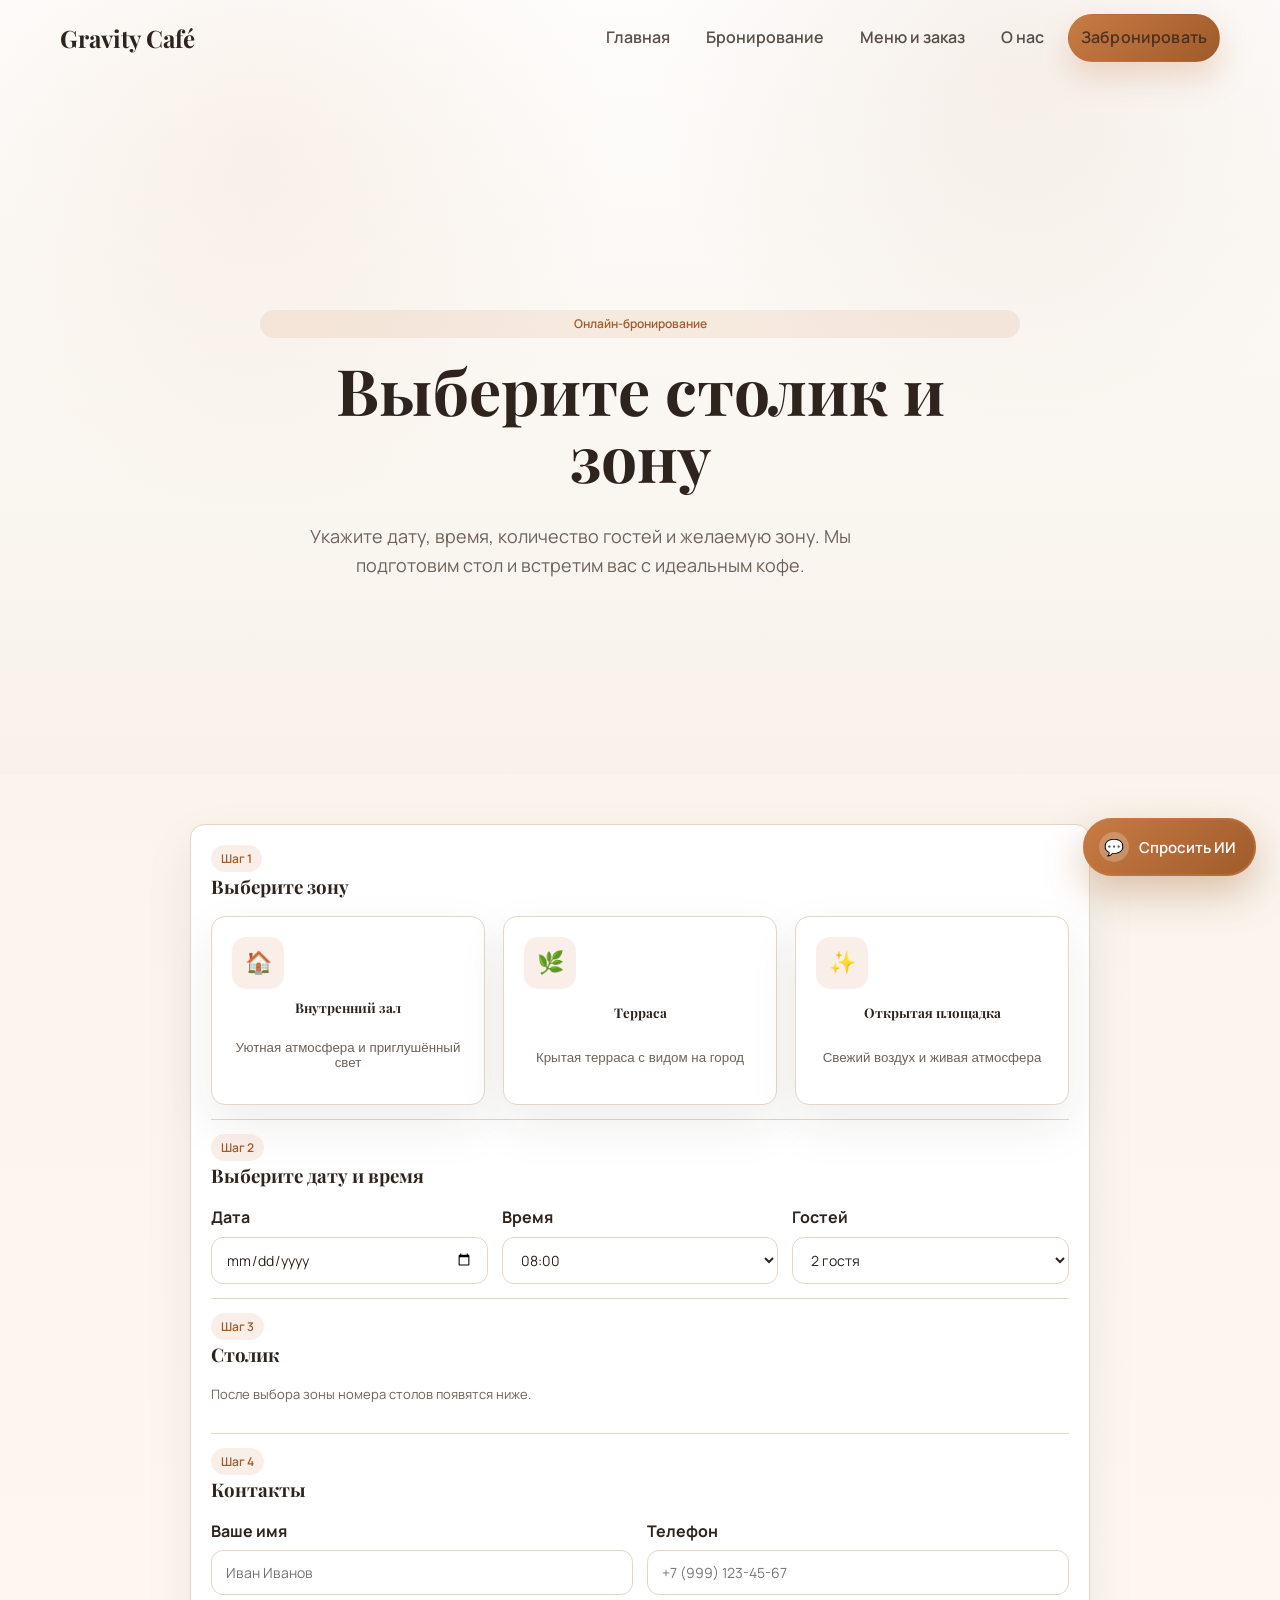
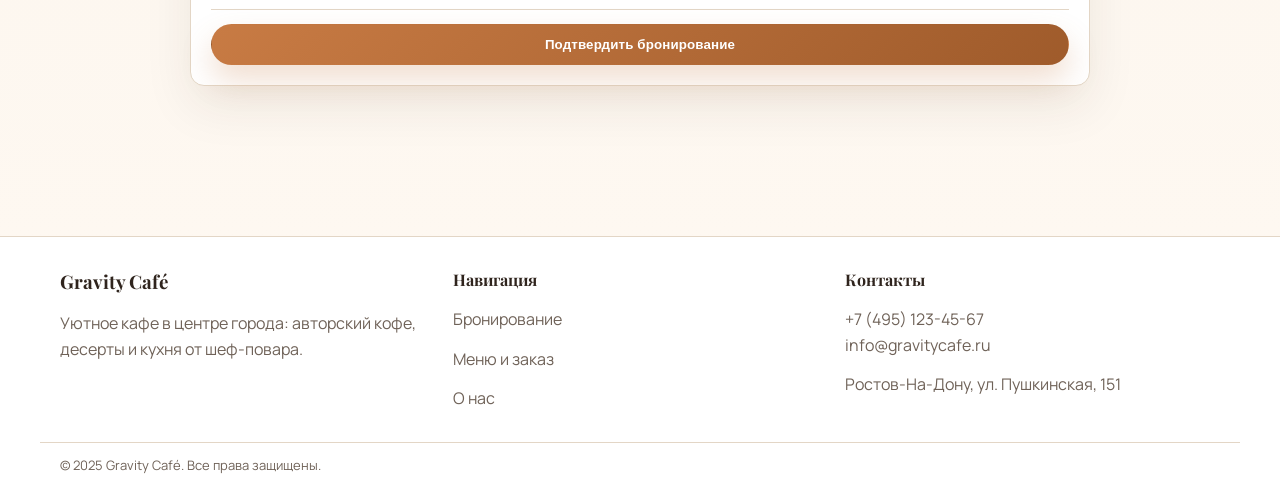
<file: reservation.html>
<!DOCTYPE html>
<html lang="ru">
  <head>
    <meta charset="UTF-8" />
    <meta name="viewport" content="width=device-width, initial-scale=1.0" />
    <title>Бронирование — Gravity Café</title>
    <link rel="stylesheet" href="styles.css" />
    <!-- Оформление чат-виджета ИИ-ассистента -->
    <link rel="stylesheet" href="ai-assistant.css" />
  </head>
  <body>
    <header class="site-nav">
      <div class="container nav-inner">
        <a class="brand" href="index.html">Gravity Café</a>
        <nav class="nav-links">
          <a href="index.html">Главная</a>
          <a href="reservation.html">Бронирование</a>
          <a href="menu.html">Меню и заказ</a>
          <a href="about.html">О нас</a>
          <a class="btn btn-primary" href="reservation.html">Забронировать</a>
        </nav>
        <button class="nav-toggle" aria-label="Открыть меню">☰</button>
      </div>
      <div class="container mobile-menu">
        <a href="index.html">Главная</a>
        <a href="reservation.html">Бронирование</a>
        <a href="menu.html">Меню и заказ</a>
        <a href="about.html">О нас</a>
        <a class="btn btn-primary" href="reservation.html">Забронировать</a>
      </div>
    </header>

    <main>
      <section class="hero" style="padding-top: 130px">
        <div class="container hero-content hero-center">
          <div class="hero-text">
            <div class="badge reveal" data-reveal>Онлайн-бронирование</div>
            <h1 class="reveal" data-reveal>Выберите столик и зону</h1>
            <p class="muted reveal" data-reveal>
              Укажите дату, время, количество гостей и желаемую зону. Мы
              подготовим стол и встретим вас с идеальным кофе.
            </p>
          </div>
        </div>
      </section>

      <section class="section" style="padding-top: 50px">
        <div class="container">
          <form
            id="reservation-form"
            class="card"
            style="max-width: 900px; margin: 0 auto"
          >
            <div class="badge">Шаг 1</div>
            <h3>Выберите зону</h3>
            <div class="feature-grid" id="area-choices">
              <button
                type="button"
                class="card feature-card"
                data-area="indoor"
              >
                <div class="feature-icon">🏠</div>
                <h4>Внутренний зал</h4>
                <p class="muted">Уютная атмосфера и приглушённый свет</p>
              </button>
              <button
                type="button"
                class="card feature-card"
                data-area="terrace"
              >
                <div class="feature-icon">🌿</div>
                <h4>Терраса</h4>
                <p class="muted">Крытая терраса с видом на город</p>
              </button>
              <button
                type="button"
                class="card feature-card"
                data-area="outdoor"
              >
                <div class="feature-icon">✨</div>
                <h4>Открытая площадка</h4>
                <p class="muted">Свежий воздух и живая атмосфера</p>
              </button>
            </div>

            <div class="divider"></div>
            <div class="badge">Шаг 2</div>
            <h3>Выберите дату и время</h3>
            <div class="form-grid">
              <div>
                <label for="res-date">Дата</label>
                <input id="res-date" type="date" required />
              </div>
              <div>
                <label for="res-time">Время</label>
                <select id="res-time" required></select>
              </div>
              <div>
                <label for="res-guests">Гостей</label>
                <select id="res-guests">
                  <option value="1">1 гость</option>
                  <option value="2" selected>2 гостя</option>
                  <option value="3">3 гостя</option>
                  <option value="4">4 гостя</option>
                  <option value="5">5 гостей</option>
                  <option value="6">6 гостей</option>
                  <option value="7">7 гостей</option>
                  <option value="8">8 гостей</option>
                </select>
              </div>
            </div>

            <div class="divider"></div>
            <div class="badge">Шаг 3</div>
            <h3>Столик</h3>
            <p class="muted small">
              После выбора зоны номера столов появятся ниже.
            </p>
            <div id="table-grid" class="menu-grid"></div>

            <div class="divider"></div>
            <div class="badge">Шаг 4</div>
            <h3>Контакты</h3>
            <div class="form-grid">
              <div>
                <label for="res-name">Ваше имя</label>
                <input
                  id="res-name"
                  type="text"
                  placeholder="Иван Иванов"
                  required
                />
              </div>
              <div>
                <label for="res-phone">Телефон</label>
                <input
                  id="res-phone"
                  type="tel"
                  placeholder="+7 (999) 123-45-67"
                  required
                />
              </div>
            </div>

            <div class="divider"></div>
            <button class="btn btn-primary" type="submit" style="width: 100%">
              Подтвердить бронирование
            </button>
          </form>

          <div
            id="reservation-success"
            class="success"
            style="display: none; max-width: 720px; margin: 20px auto 0"
          >
            <h3>Бронирование подтверждено 🎉</h3>
            <p class="muted">
              Мы зарезервировали столик №<strong id="success-table"></strong> в
              зоне <strong id="success-area"></strong>.
            </p>
            <p class="muted">
              Дата: <strong id="success-date"></strong> · Время:
              <strong id="success-time"></strong> · Гостей:
              <strong id="success-guests"></strong>
            </p>
            <p class="muted">
              Мы свяжемся с вами по номеру <strong id="success-phone"></strong>.
            </p>
            <div class="hero-actions" style="justify-content: center">
              <button class="btn" id="new-reservation">
                Новое бронирование
              </button>
              <a class="btn btn-primary" href="menu.html">Сделать предзаказ</a>
            </div>
          </div>
        </div>
      </section>
    </main>

    <footer>
      <div class="container footer-grid">
        <div>
          <h3>Gravity Café</h3>
          <p class="muted">
            Уютное кафе в центре города: авторский кофе, десерты и кухня от
            шеф-повара.
          </p>
        </div>
        <div>
          <h4>Навигация</h4>
          <p><a href="reservation.html">Бронирование</a></p>
          <p><a href="menu.html">Меню и заказ</a></p>
          <p><a href="about.html">О нас</a></p>
        </div>
        <div>
          <h4>Контакты</h4>
          <p class="muted">+7 (495) 123-45-67<br />info@gravitycafe.ru</p>
          <p class="muted">Ростов-На-Дону, ул. Пушкинская, 151</p>
        </div>
      </div>
      <div class="container footer-note">
        © 2025 Gravity Café. Все права защищены.
      </div>
    </footer>

    <script src="scripts.js"></script>

    <!-- ИИ-ассистент кафе (подключается на всех страницах) -->
    <script src="ai-assistant.js" defer></script>
  </body>
</html>
</file>
<file: styles.css>
@import url('https://fonts.googleapis.com/css2?family=Playfair+Display:wght@600;700&family=Manrope:wght@400;500;600;700&display=swap');

:root {
  --background: #f7f1e9;
  --background-alt: #f1e6da;
  --card: #ffffff;
  --text: #2f241d;
  --muted: #6f6258;
  --accent: #c87b44;
  --accent-strong: #9f5b2b;
  --border: #e3d6c6;
  --shadow: 0 20px 50px rgba(47, 36, 29, 0.08);
  --radius: 14px;
}

* {
  box-sizing: border-box;
}

body {
  margin: 0;
  font-family: 'Manrope', system-ui, -apple-system, BlinkMacSystemFont, 'Segoe UI', sans-serif;
  color: var(--text);
  background: linear-gradient(180deg, var(--background) 0%, #fff9f2 100%);
  line-height: 1.6;
}

a {
  color: inherit;
  text-decoration: none;
}

img {
  max-width: 100%;
  display: block;
}

.container {
  width: 100%;
  max-width: 1200px;
  margin: 0 auto;
  padding: 0 20px;
}

.section {
  padding: 90px 0;
}

h1, h2, h3, h4 {
  font-family: 'Playfair Display', Georgia, serif;
  margin: 0 0 14px;
  color: var(--text);
}

p {
  margin: 0 0 14px;
  color: var(--muted);
}

.btn {
  display: inline-flex;
  align-items: center;
  justify-content: center;
  gap: 10px;
  padding: 12px 18px;
  border-radius: 100px;
  border: 1px solid var(--border);
  background: var(--card);
  color: var(--text);
  font-weight: 600;
  letter-spacing: 0.01em;
  transition: transform 0.2s ease, box-shadow 0.2s ease, background 0.2s ease, color 0.2s ease;
  cursor: pointer;
}

.btn:hover {
  transform: translateY(-2px);
  box-shadow: var(--shadow);
}

.btn-primary {
  background: linear-gradient(135deg, var(--accent) 0%, var(--accent-strong) 100%);
  border-color: transparent;
  color: #fff;
  box-shadow: 0 15px 30px rgba(200, 123, 68, 0.25);
}

.btn-primary:hover {
  background: linear-gradient(135deg, var(--accent-strong) 0%, var(--accent) 100%);
}

.btn-ghost {
  background: transparent;
  border-color: rgba(47, 36, 29, 0.12);
}

.badge {
  display: inline-block;
  padding: 4px 10px;
  border-radius: 14px;
  background: rgba(200, 123, 68, 0.12);
  color: var(--accent-strong);
  font-weight: 600;
  font-size: 12px;
}

.card {
  background: var(--card);
  border-radius: var(--radius);
  border: 1px solid var(--border);
  box-shadow: var(--shadow);
  padding: 20px;
  transition: transform 0.25s ease, box-shadow 0.25s ease;
}

.card:hover {
  transform: translateY(-6px);
  box-shadow: 0 25px 60px rgba(47, 36, 29, 0.12);
}

.site-nav {
  position: fixed;
  top: 0;
  left: 0;
  right: 0;
  z-index: 20;
  padding: 14px 0;
  transition: background 0.3s ease, box-shadow 0.3s ease;
}

.site-nav.scrolled {
  background: rgba(255, 249, 242, 0.92);
  box-shadow: 0 12px 30px rgba(47, 36, 29, 0.08);
  backdrop-filter: blur(8px);
}

.nav-inner {
  display: flex;
  align-items: center;
  justify-content: space-between;
  gap: 16px;
}

.brand {
  font-family: 'Playfair Display', Georgia, serif;
  font-size: 24px;
  font-weight: 700;
}

.nav-links {
  display: flex;
  align-items: center;
  gap: 12px;
}

.nav-links a {
  padding: 10px 12px;
  font-weight: 600;
  color: rgba(47, 36, 29, 0.8);
  border-radius: 999px;
  transition: color 0.2s ease, background 0.2s ease;
}

.nav-links a:hover {
  color: var(--accent-strong);
  background: rgba(200, 123, 68, 0.08);
}

.nav-toggle {
  display: none;
  background: var(--card);
  border: 1px solid var(--border);
  border-radius: 12px;
  padding: 10px;
  cursor: pointer;
}

.mobile-menu {
  display: none;
  padding: 10px 0 0;
}

.mobile-menu.open {
  display: block;
}

.mobile-menu a {
  display: block;
  padding: 12px 10px;
  border-radius: 12px;
  margin-bottom: 6px;
  background: var(--card);
  border: 1px solid var(--border);
  font-weight: 600;
}

.hero {
  min-height: 86vh;
  display: grid;
  align-items: center;
  padding-top: 120px;
  background: radial-gradient(circle at 20% 20%, rgba(200, 123, 68, 0.08), transparent 30%),
    radial-gradient(circle at 80% 10%, rgba(159, 91, 43, 0.08), transparent 30%),
    linear-gradient(180deg, rgba(255, 255, 255, 0.85) 0%, rgba(247, 241, 233, 0.75) 100%);
}

.hero-content {
  display: grid;
  gap: 28px;
  text-align: left;
}

.hero-center {
  justify-items: center;
  text-align: center;
}

.hero-text {
  display: grid;
  gap: 18px;
  max-width: 760px;
}

.hero-center .hero-actions {
  justify-content: center;
}

.hero h1 {
  font-size: clamp(36px, 5vw, 64px);
  line-height: 1.05;
}

.hero p {
  font-size: 18px;
  max-width: 640px;
}

.hero-actions {
  display: flex;
  flex-wrap: wrap;
  gap: 12px;
}

.feature-grid {
  display: grid;
  grid-template-columns: repeat(auto-fit, minmax(240px, 1fr));
  gap: 18px;
}

.feature-card {
  display: grid;
  gap: 10px;
}

.feature-icon {
  width: 52px;
  height: 52px;
  border-radius: 14px;
  background: rgba(200, 123, 68, 0.12);
  display: grid;
  place-items: center;
  font-size: 22px;
}

.split {
  display: grid;
  grid-template-columns: repeat(auto-fit, minmax(280px, 1fr));
  gap: 32px;
  align-items: center;
}

.media-frame {
  position: relative;
  border-radius: 18px;
  overflow: hidden;
  box-shadow: 0 30px 70px rgba(47, 36, 29, 0.15);
}

.media-frame img {
  width: 100%;
  height: 100%;
  object-fit: cover;
}

.muted-block {
  background: #fff6ee;
  border-radius: var(--radius);
  padding: 18px;
  border: 1px dashed var(--border);
}

.list-check {
  list-style: none;
  padding: 0;
  margin: 0;
}

.list-check li {
  display: grid;
  grid-template-columns: 28px 1fr;
  align-items: start;
  gap: 10px;
  margin-bottom: 12px;
  color: var(--muted);
}

.tab-list {
  display: grid;
  grid-template-columns: repeat(auto-fit, minmax(160px, 1fr));
  gap: 12px;
  margin-bottom: 24px;
}

.tab-button {
  padding: 14px 16px;
  border: 1px solid var(--border);
  border-radius: 14px;
  background: rgba(255, 255, 255, 0.85);
  font-weight: 700;
  color: var(--muted);
  cursor: pointer;
  transition: all 0.2s ease;
}

.tab-button.active {
  color: var(--text);
  border-color: rgba(200, 123, 68, 0.4);
  background: linear-gradient(135deg, rgba(200, 123, 68, 0.12) 0%, rgba(255, 255, 255, 0.9) 100%);
  box-shadow: var(--shadow);
}

.menu-grid {
  display: grid;
  grid-template-columns: repeat(auto-fit, minmax(240px, 1fr));
  gap: 20px;
}

.menu-card {
  display: grid;
  grid-template-rows: 1fr auto;
  padding: 0;
}

.menu-card img {
  width: 100%;
  height: 180px;
  object-fit: cover;
  border-radius: var(--radius) var(--radius) 0 0;
}

.menu-card .menu-body {
  padding: 18px;
  display: grid;
  gap: 10px;
}

.menu-meta {
  display: flex;
  align-items: center;
  justify-content: space-between;
  gap: 8px;
}

.price {
  font-weight: 800;
  color: var(--accent-strong);
  font-size: 20px;
}

.cart-fab {
  position: fixed;
  right: 18px;
  bottom: 18px;
  z-index: 25;
  padding: 14px 18px;
  border-radius: 14px;
  background: linear-gradient(135deg, var(--accent) 0%, var(--accent-strong) 100%);
  color: #fff;
  border: none;
  box-shadow: 0 18px 40px rgba(200, 123, 68, 0.35);
  cursor: pointer;
  display: inline-flex;
  align-items: center;
  gap: 10px;
  font-weight: 700;
}

.cart-fab .count {
  background: #fff;
  color: var(--accent-strong);
  border-radius: 999px;
  padding: 4px 10px;
  font-size: 12px;
}

.cart-overlay {
  position: fixed;
  inset: 0;
  background: rgba(0, 0, 0, 0.45);
  backdrop-filter: blur(4px);
  display: none;
  z-index: 30;
}

.cart-overlay.open {
  display: block;
}

.cart-panel {
  position: fixed;
  top: 0;
  right: -420px;
  width: min(420px, 100%);
  height: 100vh;
  background: #fff;
  box-shadow: -4px 0 30px rgba(19, 9, 0, 0.12);
  padding: 22px;
  border-radius: 18px 0 0 18px;
  display: grid;
  grid-template-rows: auto 1fr auto;
  gap: 18px;
  z-index: 35;
  transition: right 0.28s ease;
  overflow-y: auto;
  padding-bottom: 30px;
}

.cart-panel.open {
  right: 0;
}

.cart-header {
  display: flex;
  align-items: center;
  justify-content: space-between;
  gap: 12px;
}

.cart-list {
  overflow: auto;
  display: grid;
  gap: 12px;
  padding-right: 4px;
}

.cart-item {
  border: 1px solid var(--border);
  border-radius: 12px;
  padding: 12px;
  display: grid;
  grid-template-columns: 70px 1fr auto;
  gap: 10px;
}

.cart-item img {
  width: 70px;
  height: 70px;
  border-radius: 10px;
  object-fit: cover;
}

.qty {
  display: inline-flex;
  align-items: center;
  gap: 10px;
  background: #fff6ee;
  border-radius: 999px;
  padding: 6px 10px;
  font-weight: 700;
}

.qty button {
  width: 24px;
  height: 24px;
  border-radius: 50%;
  border: 1px solid var(--border);
  background: #fff;
  cursor: pointer;
}

.form-grid {
  display: grid;
  grid-template-columns: repeat(auto-fit, minmax(220px, 1fr));
  gap: 14px;
}

label {
  display: block;
  font-weight: 700;
  margin-bottom: 6px;
  color: var(--text);
}

input, select, textarea {
  width: 100%;
  padding: 12px 14px;
  border-radius: 12px;
  border: 1px solid var(--border);
  background: #fff;
  font-family: inherit;
  font-size: 14px;
  color: var(--text);
}

input:focus, select:focus, textarea:focus {
  outline: 2px solid rgba(200, 123, 68, 0.35);
  border-color: transparent;
}

.form-hint {
  font-size: 13px;
  color: var(--muted);
}

.divider {
  height: 1px;
  background: var(--border);
  margin: 14px 0;
}

.muted {
  color: var(--muted);
}

.small {
  font-size: 13px;
}

.success {
  text-align: center;
  padding: 24px;
  border-radius: 14px;
  background: #fff6ee;
  border: 1px solid rgba(200, 123, 68, 0.3);
}

.hours-grid {
  display: grid;
  grid-template-columns: repeat(auto-fit, minmax(220px, 1fr));
  gap: 16px;
}

.hours-card {
  background: #fff;
  border: 1px solid var(--border);
  border-radius: 14px;
  padding: 16px;
}

footer {
  background: #fff;
  border-top: 1px solid var(--border);
  padding: 30px 0 26px;
  margin-top: 60px;
}

.footer-grid {
  display: grid;
  grid-template-columns: repeat(auto-fit, minmax(220px, 1fr));
  gap: 18px;
}

.footer-note {
  margin-top: 16px;
  padding-top: 12px;
  border-top: 1px solid var(--border);
  font-size: 13px;
  color: var(--muted);
}

.tag {
  display: inline-flex;
  align-items: center;
  gap: 8px;
  padding: 10px 12px;
  border-radius: 12px;
  background: #fff;
  border: 1px solid var(--border);
  font-weight: 700;
  color: var(--muted);
}

.selected {
  border-color: rgba(200, 123, 68, 0.6) !important;
  box-shadow: var(--shadow);
}

.reveal {
  opacity: 0;
  transform: translateY(14px);
  transition: opacity 0.7s ease, transform 0.7s ease;
}

.reveal.show {
  opacity: 1;
  transform: translateY(0);
}

@media (max-width: 860px) {
  .nav-links {
    display: none;
  }

  .nav-toggle {
    display: inline-flex;
  }
}

@media (max-width: 640px) {
  .cart-item {
    grid-template-columns: 60px 1fr;
  }

  .cart-item .qty {
    justify-self: start;
  }

  .cart-panel {
    border-radius: 0;
  }
}
</file>
<file: ai-assistant.css>
/* ============================================================
   ИИ-ассистент Gravity Café — стили чат-виджета
   Использует переменные оформления сайта (--accent, --card и т.д.),
   поэтому автоматически подстраивается под палитру кафе.
   ============================================================ */

.ga-hidden {
  display: none !important;
}

/* ---------- Кнопка запуска (плавающая) ---------- */

.ga-launcher {
  position: fixed;
  right: 24px;
  bottom: 24px;
  z-index: 9998;
  display: flex;
  align-items: center;
  gap: 10px;
  padding: 14px 20px 14px 16px;
  border: none;
  border-radius: 999px;
  background: linear-gradient(135deg, var(--accent, #c87b44), var(--accent-strong, #9f5b2b));
  color: #fff;
  font-family: inherit;
  font-size: 15px;
  font-weight: 600;
  cursor: pointer;
  box-shadow: 0 16px 40px rgba(159, 91, 43, 0.35);
  transition: transform 0.2s ease, box-shadow 0.2s ease;
}

.ga-launcher:hover {
  transform: translateY(-2px);
  box-shadow: 0 20px 48px rgba(159, 91, 43, 0.45);
}

.ga-launcher:active {
  transform: translateY(0);
}

.ga-launcher-icon {
  display: grid;
  place-items: center;
  width: 30px;
  height: 30px;
  border-radius: 50%;
  background: rgba(255, 255, 255, 0.22);
  font-size: 16px;
}

/* Пульсирующее кольцо привлекает внимание к кнопке */
.ga-launcher::after {
  content: "";
  position: absolute;
  inset: 0;
  border-radius: 999px;
  border: 2px solid rgba(200, 123, 68, 0.5);
  animation: ga-pulse 2.6s ease-out infinite;
  pointer-events: none;
}

@keyframes ga-pulse {
  0% { transform: scale(1); opacity: 0.7; }
  70% { transform: scale(1.12); opacity: 0; }
  100% { transform: scale(1.12); opacity: 0; }
}

@media (prefers-reduced-motion: reduce) {
  .ga-launcher::after { animation: none; }
}

/* ---------- Панель чата ---------- */

.ga-panel {
  position: fixed;
  right: 24px;
  bottom: 24px;
  z-index: 9999;
  display: flex;
  flex-direction: column;
  width: min(400px, calc(100vw - 32px));
  height: min(640px, calc(100vh - 48px));
  border-radius: 20px;
  overflow: hidden;
  background: var(--card, #fff);
  border: 1px solid var(--border, #e3d6c6);
  box-shadow: 0 30px 70px rgba(47, 36, 29, 0.25);
  opacity: 0;
  transform: translateY(16px) scale(0.98);
  pointer-events: none;
  transition: opacity 0.22s ease, transform 0.22s ease;
}

.ga-panel.ga-open {
  opacity: 1;
  transform: none;
  pointer-events: auto;
}

/* ---------- Шапка ---------- */

.ga-header {
  display: flex;
  align-items: center;
  gap: 12px;
  padding: 14px 16px;
  background: linear-gradient(135deg, var(--accent, #c87b44), var(--accent-strong, #9f5b2b));
  color: #fff;
}

.ga-avatar {
  display: grid;
  place-items: center;
  width: 42px;
  height: 42px;
  flex-shrink: 0;
  border-radius: 50%;
  background: rgba(255, 255, 255, 0.2);
  font-size: 20px;
}

.ga-title {
  font-family: 'Playfair Display', Georgia, serif;
  font-size: 17px;
  font-weight: 700;
  line-height: 1.2;
}

.ga-status {
  display: flex;
  align-items: center;
  gap: 6px;
  font-size: 11.5px;
  opacity: 0.92;
  margin-top: 2px;
}

.ga-status-dot {
  width: 7px;
  height: 7px;
  border-radius: 50%;
  background: #8ef0a8;
  box-shadow: 0 0 0 3px rgba(142, 240, 168, 0.25);
}

.ga-status-dot.ga-warn {
  background: #ffd166;
  box-shadow: 0 0 0 3px rgba(255, 209, 102, 0.25);
}

.ga-header-actions {
  display: flex;
  gap: 4px;
  margin-left: auto;
}

.ga-icon-btn {
  display: grid;
  place-items: center;
  width: 32px;
  height: 32px;
  border: none;
  border-radius: 10px;
  background: rgba(255, 255, 255, 0.16);
  color: #fff;
  font-size: 15px;
  cursor: pointer;
  transition: background 0.18s ease;
}

.ga-icon-btn:hover {
  background: rgba(255, 255, 255, 0.3);
}

/* ---------- Лента сообщений ---------- */

.ga-messages {
  flex: 1;
  overflow-y: auto;
  padding: 16px;
  display: flex;
  flex-direction: column;
  gap: 12px;
  background: linear-gradient(180deg, #fffaf5 0%, #fdf6ef 100%);
  scroll-behavior: smooth;
}

.ga-msg {
  display: flex;
  flex-direction: column;
  max-width: 88%;
}

.ga-msg.ga-user {
  align-self: flex-end;
  align-items: flex-end;
}

.ga-msg.ga-bot {
  align-self: flex-start;
}

.ga-bubble {
  padding: 11px 14px;
  border-radius: 16px;
  font-size: 14.5px;
  line-height: 1.55;
  word-break: break-word;
}

.ga-user .ga-bubble {
  background: linear-gradient(135deg, var(--accent, #c87b44), var(--accent-strong, #9f5b2b));
  color: #fff;
  border-bottom-right-radius: 5px;
}

.ga-bot .ga-bubble {
  background: var(--card, #fff);
  color: var(--text, #2f241d);
  border: 1px solid var(--border, #e3d6c6);
  border-bottom-left-radius: 5px;
  box-shadow: 0 6px 18px rgba(47, 36, 29, 0.05);
}

.ga-bubble p {
  margin: 0 0 8px;
  color: inherit;
}

.ga-bubble p:last-child {
  margin-bottom: 0;
}

.ga-bubble ul {
  margin: 6px 0;
  padding-left: 18px;
}

.ga-bubble li {
  margin-bottom: 5px;
}

.ga-bubble strong {
  font-weight: 700;
}

.ga-bubble code {
  background: rgba(200, 123, 68, 0.12);
  padding: 1px 5px;
  border-radius: 6px;
  font-size: 13px;
}

.ga-gap {
  height: 6px;
}

/* Источники ответа */
.ga-sources {
  display: flex;
  flex-wrap: wrap;
  gap: 5px;
  margin-top: 7px;
}

.ga-source-chip {
  font-size: 10.5px;
  padding: 3px 8px;
  border-radius: 999px;
  background: rgba(200, 123, 68, 0.1);
  color: var(--accent-strong, #9f5b2b);
  border: 1px solid rgba(200, 123, 68, 0.25);
  cursor: default;
}

.ga-source-chip.ga-tool {
  background: rgba(47, 36, 29, 0.06);
  color: var(--muted, #6f6258);
  border-color: rgba(47, 36, 29, 0.14);
}

/* Оценка ответа */
.ga-feedback {
  display: flex;
  gap: 4px;
  margin-top: 6px;
  opacity: 0.75;
}

.ga-feedback button {
  border: 1px solid var(--border, #e3d6c6);
  background: var(--card, #fff);
  border-radius: 8px;
  padding: 2px 8px;
  font-size: 12px;
  cursor: pointer;
  transition: transform 0.15s ease, border-color 0.15s ease;
}

.ga-feedback button:hover {
  transform: translateY(-1px);
  border-color: var(--accent, #c87b44);
}

.ga-feedback button.ga-voted {
  border-color: var(--accent, #c87b44);
  background: rgba(200, 123, 68, 0.12);
}

/* Индикатор набора текста */
.ga-typing {
  display: flex;
  gap: 4px;
  padding: 14px 16px;
}

.ga-typing span {
  width: 7px;
  height: 7px;
  border-radius: 50%;
  background: var(--accent, #c87b44);
  opacity: 0.5;
  animation: ga-bounce 1.2s infinite;
}

.ga-typing span:nth-child(2) { animation-delay: 0.15s; }
.ga-typing span:nth-child(3) { animation-delay: 0.3s; }

@keyframes ga-bounce {
  0%, 60%, 100% { transform: translateY(0); opacity: 0.4; }
  30% { transform: translateY(-5px); opacity: 1; }
}

/* ---------- Подсказки ---------- */

.ga-suggestions {
  display: flex;
  flex-wrap: wrap;
  gap: 6px;
  padding: 0 16px 10px;
  background: #fdf6ef;
}

.ga-suggestion {
  border: 1px solid rgba(200, 123, 68, 0.35);
  background: var(--card, #fff);
  color: var(--accent-strong, #9f5b2b);
  border-radius: 999px;
  padding: 6px 12px;
  font-family: inherit;
  font-size: 12.5px;
  cursor: pointer;
  transition: background 0.18s ease, transform 0.18s ease;
}

.ga-suggestion:hover {
  background: rgba(200, 123, 68, 0.1);
  transform: translateY(-1px);
}

/* ---------- Поле ввода ---------- */

.ga-input-row {
  display: flex;
  align-items: flex-end;
  gap: 8px;
  padding: 12px 14px;
  border-top: 1px solid var(--border, #e3d6c6);
  background: var(--card, #fff);
}

.ga-input {
  flex: 1;
  resize: none;
  border: 1px solid var(--border, #e3d6c6);
  border-radius: 12px;
  padding: 10px 12px;
  font-family: inherit;
  font-size: 14.5px;
  line-height: 1.45;
  max-height: 120px;
  color: var(--text, #2f241d);
  background: #fffdfb;
}

.ga-input:focus {
  outline: 2px solid rgba(200, 123, 68, 0.45);
  outline-offset: 1px;
  border-color: var(--accent, #c87b44);
}

.ga-send {
  display: grid;
  place-items: center;
  width: 42px;
  height: 42px;
  flex-shrink: 0;
  border: none;
  border-radius: 12px;
  background: linear-gradient(135deg, var(--accent, #c87b44), var(--accent-strong, #9f5b2b));
  color: #fff;
  font-size: 17px;
  cursor: pointer;
  transition: opacity 0.18s ease, transform 0.18s ease;
}

.ga-send:hover:not(:disabled) {
  transform: translateY(-1px);
}

.ga-send:disabled {
  opacity: 0.5;
  cursor: not-allowed;
}

.ga-footnote {
  padding: 0 14px 10px;
  font-size: 10.5px;
  color: var(--muted, #6f6258);
  text-align: center;
  background: var(--card, #fff);
}

.ga-error {
  align-self: stretch;
  padding: 10px 12px;
  border-radius: 12px;
  background: rgba(220, 90, 70, 0.1);
  border: 1px solid rgba(220, 90, 70, 0.3);
  color: #a33a2a;
  font-size: 13.5px;
}

/* ---------- Мобильные устройства ---------- */

@media (max-width: 560px) {
  .ga-launcher {
    right: 14px;
    bottom: 14px;
    padding: 12px 16px 12px 12px;
    font-size: 14px;
  }

  .ga-panel {
    right: 0;
    bottom: 0;
    width: 100vw;
    height: 100vh;
    height: 100dvh;
    border-radius: 0;
    border: none;
  }
}
</file>
